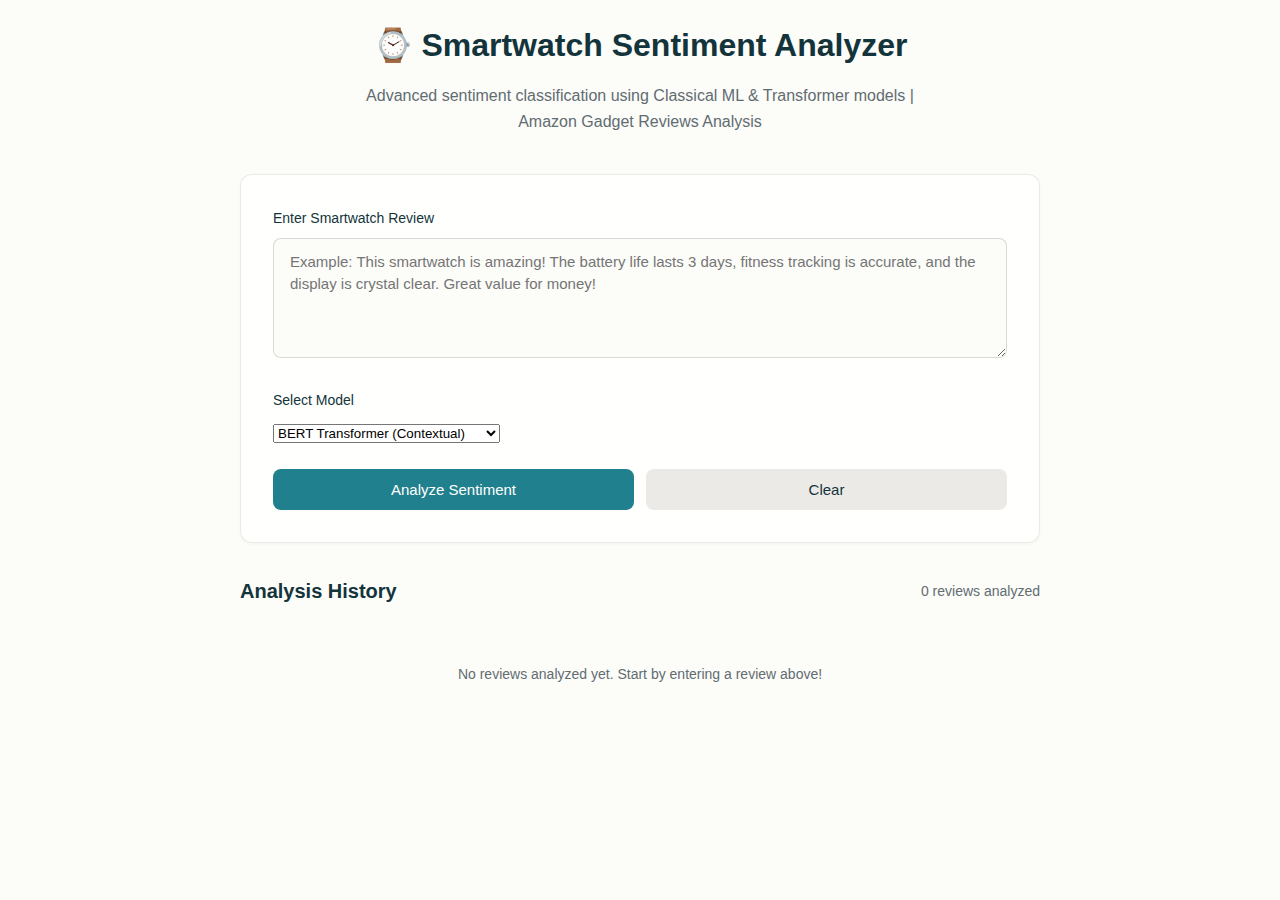
<file: index (1).html>
<!DOCTYPE html>
<html lang="en">
<head>
    <meta charset="UTF-8">
    <meta name="viewport" content="width=device-width, initial-scale=1.0">
    <title>ABC X1 Smartwatch - Sentiment Analyzer</title>
    <style>
        :root {
            --color-cream-50: rgba(252, 252, 249, 1);
            --color-cream-100: rgba(255, 255, 253, 1);
            --color-slate-900: rgba(19, 52, 59, 1);
            --color-slate-500: rgba(98, 108, 113, 1);
            --color-teal-500: rgba(33, 128, 141, 1);
            --color-teal-600: rgba(29, 116, 128, 1);
            --color-teal-700: rgba(26, 104, 115, 1);
            --color-brown-600-rgb: 94, 82, 64;
            --color-teal-500-rgb: 33, 128, 141;
            --color-gray-200: rgba(245, 245, 245, 1);
            --color-gray-300: rgba(167, 169, 169, 1);
            --color-charcoal-700: rgba(31, 33, 33, 1);
            --color-charcoal-800: rgba(38, 40, 40, 1);
            --color-teal-300: rgba(50, 184, 198, 1);
            --color-teal-400: rgba(45, 166, 178, 1);
            --color-red-500: rgba(192, 21, 47, 1);
            --color-red-400: rgba(255, 84, 89, 1);
            --color-orange-500: rgba(168, 75, 47, 1);
            --color-success-rgb: 33, 128, 141;
            --color-error-rgb: 192, 21, 47;
            --color-warning-rgb: 168, 75, 47;
        }

        @media (prefers-color-scheme: dark) {
            :root {
                --color-cream-50: var(--color-charcoal-700);
                --color-cream-100: var(--color-charcoal-800);
                --color-slate-900: var(--color-gray-200);
                --color-slate-500: rgba(167, 169, 169, 0.7);
                --color-teal-500: var(--color-teal-300);
                --color-teal-600: var(--color-teal-400);
                --color-red-500: var(--color-red-400);
                --color-success-rgb: 50, 184, 198;
            }
        }

        * {
            margin: 0;
            padding: 0;
            box-sizing: border-box;
        }

        body {
            font-family: -apple-system, BlinkMacSystemFont, 'Segoe UI', Roboto, sans-serif;
            background: var(--color-cream-50);
            color: var(--color-slate-900);
            line-height: 1.6;
            padding: 20px;
        }

        .container {
            max-width: 800px;
            margin: 0 auto;
        }

        .header {
            text-align: center;
            margin-bottom: 40px;
        }

        .header h1 {
            font-size: 32px;
            font-weight: 600;
            color: var(--color-slate-900);
            margin-bottom: 12px;
        }

        .header .subtitle {
            font-size: 16px;
            color: var(--color-slate-500);
            max-width: 600px;
            margin: 0 auto;
        }

        .card {
            background: var(--color-cream-100);
            border: 1px solid rgba(var(--color-brown-600-rgb), 0.12);
            border-radius: 12px;
            padding: 32px;
            margin-bottom: 24px;
            box-shadow: 0 1px 3px rgba(0, 0, 0, 0.04);
        }

        .input-group {
            margin-bottom: 24px;
        }

        label {
            display: block;
            font-weight: 500;
            font-size: 14px;
            color: var(--color-slate-900);
            margin-bottom: 8px;
        }

        textarea {
            width: 100%;
            padding: 12px 16px;
            font-size: 15px;
            font-family: inherit;
            line-height: 1.5;
            color: var(--color-slate-900);
            background: var(--color-cream-50);
            border: 1px solid rgba(var(--color-brown-600-rgb), 0.2);
            border-radius: 8px;
            resize: vertical;
            min-height: 120px;
            transition: border-color 0.2s, box-shadow 0.2s;
        }

        textarea:focus {
            outline: none;
            border-color: var(--color-teal-500);
            box-shadow: 0 0 0 3px rgba(var(--color-teal-500-rgb), 0.1);
        }

        .button-group {
            display: flex;
            gap: 12px;
        }

        button {
            flex: 1;
            padding: 12px 24px;
            font-size: 15px;
            font-weight: 500;
            border: none;
            border-radius: 8px;
            cursor: pointer;
            transition: all 0.2s;
        }

        .btn-primary {
            background: var(--color-teal-500);
            color: white;
        }

        .btn-primary:hover {
            background: var(--color-teal-600);
        }

        .btn-primary:active {
            background: var(--color-teal-700);
        }

        .btn-secondary {
            background: rgba(var(--color-brown-600-rgb), 0.12);
            color: var(--color-slate-900);
        }

        .btn-secondary:hover {
            background: rgba(var(--color-brown-600-rgb), 0.2);
        }

        button:disabled {
            opacity: 0.5;
            cursor: not-allowed;
        }

        .result-card {
            display: none;
            background: var(--color-cream-100);
            border: 1px solid rgba(var(--color-brown-600-rgb), 0.12);
            border-radius: 12px;
            padding: 24px;
            margin-top: 24px;
        }

        .result-card.show {
            display: block;
            animation: fadeIn 0.3s ease;
        }

        @keyframes fadeIn {
            from {
                opacity: 0;
                transform: translateY(-10px);
            }
            to {
                opacity: 1;
                transform: translateY(0);
            }
        }

        .result-header {
            font-size: 18px;
            font-weight: 600;
            margin-bottom: 16px;
            color: var(--color-slate-900);
        }

        .sentiment-badge {
            display: inline-flex;
            align-items: center;
            padding: 8px 16px;
            border-radius: 20px;
            font-weight: 500;
            font-size: 14px;
            margin-bottom: 16px;
        }

        .sentiment-positive {
            background: rgba(var(--color-success-rgb), 0.15);
            color: var(--color-teal-500);
            border: 1px solid rgba(var(--color-success-rgb), 0.25);
        }

        .sentiment-negative {
            background: rgba(var(--color-error-rgb), 0.15);
            color: var(--color-red-500);
            border: 1px solid rgba(var(--color-error-rgb), 0.25);
        }

        .sentiment-neutral {
            background: rgba(var(--color-warning-rgb), 0.15);
            color: var(--color-orange-500);
            border: 1px solid rgba(var(--color-warning-rgb), 0.25);
        }

        .sentiment-icon {
            margin-right: 6px;
            font-size: 18px;
        }

        .score-container {
            background: var(--color-cream-50);
            border-radius: 8px;
            padding: 16px;
            margin-top: 12px;
        }

        .score-row {
            display: flex;
            justify-content: space-between;
            align-items: center;
            margin-bottom: 8px;
        }

        .score-row:last-child {
            margin-bottom: 0;
        }

        .score-label {
            font-size: 14px;
            color: var(--color-slate-500);
        }

        .score-value {
            font-size: 16px;
            font-weight: 600;
            color: var(--color-slate-900);
        }

        .history-section {
            margin-top: 32px;
        }

        .history-header {
            display: flex;
            justify-content: space-between;
            align-items: center;
            margin-bottom: 16px;
        }

        .history-title {
            font-size: 20px;
            font-weight: 600;
            color: var(--color-slate-900);
        }

        .history-count {
            font-size: 14px;
            color: var(--color-slate-500);
        }

        .history-item {
            background: var(--color-cream-100);
            border: 1px solid rgba(var(--color-brown-600-rgb), 0.12);
            border-radius: 8px;
            padding: 16px;
            margin-bottom: 12px;
        }

        .history-item-header {
            display: flex;
            justify-content: space-between;
            align-items: center;
            margin-bottom: 8px;
        }

        .history-review {
            font-size: 14px;
            color: var(--color-slate-900);
            margin-top: 8px;
            font-style: italic;
        }

        .empty-state {
            text-align: center;
            padding: 40px;
            color: var(--color-slate-500);
            font-size: 14px;
        }

        .stats-grid {
            display: grid;
            grid-template-columns: repeat(auto-fit, minmax(150px, 1fr));
            gap: 16px;
            margin-top: 24px;
        }

        .stat-card {
            background: var(--color-cream-50);
            border-radius: 8px;
            padding: 16px;
            text-align: center;
        }

        .stat-value {
            font-size: 24px;
            font-weight: 600;
            color: var(--color-slate-900);
            margin-bottom: 4px;
        }

        .stat-label {
            font-size: 13px;
            color: var(--color-slate-500);
        }

        .comparison-grid {
            display: grid;
            grid-template-columns: repeat(auto-fit, minmax(200px, 1fr));
            gap: 12px;
        }

        .comparison-card {
            background: var(--color-cream-50);
            border-radius: 8px;
            padding: 16px;
            border: 2px solid transparent;
            transition: all 0.2s;
        }

        .comparison-card.best {
            border-color: var(--color-teal-500);
            box-shadow: 0 0 0 3px rgba(var(--color-teal-500-rgb), 0.1);
        }

        .comparison-model {
            font-size: 13px;
            font-weight: 600;
            color: var(--color-slate-900);
            margin-bottom: 8px;
        }

        .comparison-result {
            display: flex;
            align-items: center;
            justify-content: space-between;
            margin-bottom: 4px;
        }

        .comparison-sentiment {
            font-size: 12px;
            padding: 4px 10px;
            border-radius: 12px;
            font-weight: 500;
        }

        .comparison-confidence {
            font-size: 11px;
            color: var(--color-slate-500);
        }

        .model-badge {
            display: inline-block;
            padding: 3px 8px;
            border-radius: 4px;
            font-size: 10px;
            font-weight: 600;
            margin-left: 6px;
            text-transform: uppercase;
        }

        .badge-classical {
            background: rgba(var(--color-warning-rgb), 0.15);
            color: var(--color-orange-500);
        }

        .badge-transformer {
            background: rgba(var(--color-success-rgb), 0.15);
            color: var(--color-teal-500);
        }

        @media (max-width: 600px) {
            .header h1 {
                font-size: 24px;
            }

            .card {
                padding: 20px;
            }

            .button-group {
                flex-direction: column;
            }

            button {
                width: 100%;
            }

            .comparison-grid {
                grid-template-columns: 1fr;
            }
        }
    </style>
</head>
<body>
    <div class="container">
        <div class="header">
            <h1>⌚ Smartwatch Sentiment Analyzer</h1>
            <p class="subtitle">Advanced sentiment classification using Classical ML & Transformer models | Amazon Gadget Reviews Analysis</p>
        </div>

        <div class="card">
            <div class="input-group">
                <label for="reviewInput">Enter Smartwatch Review</label>
                <textarea 
                    id="reviewInput" 
                    placeholder="Example: This smartwatch is amazing! The battery life lasts 3 days, fitness tracking is accurate, and the display is crystal clear. Great value for money!"
                    aria-label="Customer review input"
                ></textarea>
            </div>

            <div class="input-group">
                <label for="modelSelect">Select Model</label>
                <select id="modelSelect" class="form-control">
                    <option value="nb">Naive Bayes (Classical ML)</option>
                    <option value="svm">SVM (Classical ML)</option>
                    <option value="lr">Logistic Regression (Classical ML)</option>
                    <option value="bert" selected>BERT Transformer (Contextual)</option>
                    <option value="compare">Compare All Models</option>
                </select>
            </div>

            <div class="button-group">
                <button class="btn-primary" id="analyzeBtn" onclick="analyzeReview()">
                    Analyze Sentiment
                </button>
                <button class="btn-secondary" onclick="clearInput()">
                    Clear
                </button>
            </div>

            <div class="result-card" id="resultCard">
                <div class="result-header">Analysis Result</div>
                <div id="sentimentBadge"></div>
                <div class="score-container" id="scoreContainer">
                    <div class="score-row">
                        <span class="score-label">Model Used</span>
                        <span class="score-value" id="modelUsed">-</span>
                    </div>
                    <div class="score-row">
                        <span class="score-label">Confidence</span>
                        <span class="score-value" id="confidenceScore">-</span>
                    </div>
                    <div class="score-row">
                        <span class="score-label">Polarity Score</span>
                        <span class="score-value" id="polarityScore">-</span>
                    </div>
                </div>
                
                <div id="comparisonContainer" style="display: none; margin-top: 20px;">
                    <div class="result-header" style="margin-bottom: 12px;">Model Comparison</div>
                    <div class="comparison-grid" id="comparisonGrid"></div>
                    <div style="margin-top: 16px; padding: 12px; background: var(--color-cream-50); border-radius: 8px; font-size: 13px; color: var(--color-slate-500);">
                        <strong>Key Insight:</strong> Transformer models (BERT) capture contextual nuances and negations better than classical ML models, especially in complex reviews.
                    </div>
                </div>
            </div>
        </div>

        <div class="history-section">
            <div class="history-header">
                <h2 class="history-title">Analysis History</h2>
                <span class="history-count" id="historyCount">0 reviews analyzed</span>
            </div>

            <div class="stats-grid" id="statsGrid" style="display: none;">
                <div class="stat-card">
                    <div class="stat-value" id="positiveCount">0</div>
                    <div class="stat-label">Positive</div>
                </div>
                <div class="stat-card">
                    <div class="stat-value" id="neutralCount">0</div>
                    <div class="stat-label">Neutral</div>
                </div>
                <div class="stat-card">
                    <div class="stat-value" id="negativeCount">0</div>
                    <div class="stat-label">Negative</div>
                </div>
                <div class="stat-card">
                    <div class="stat-value" id="avgPolarity">0.0</div>
                    <div class="stat-label">Avg Polarity</div>
                </div>
            </div>

            <div id="historyContainer">
                <div class="empty-state">
                    No reviews analyzed yet. Start by entering a review above!
                </div>
            </div>
        </div>
    </div>

    <script>
        let analysisHistory = [];

        // Enhanced sentiment lexicon for smartwatch reviews
        const smartwatchPositive = {
            'excellent': 2, 'amazing': 2, 'fantastic': 2, 'outstanding': 2, 'perfect': 2,
            'love': 2, 'wonderful': 2, 'brilliant': 2, 'superb': 2, 'exceptional': 2,
            'great': 1.5, 'good': 1.5, 'nice': 1.5, 'awesome': 1.5, 'impressive': 1.5,
            'best': 1.5, 'beautiful': 1.5, 'recommended': 1.5, 'recommend': 1.5,
            'accurate': 1.5, 'reliable': 1.5, 'responsive': 1.5, 'sleek': 1.5,
            'happy': 1, 'satisfied': 1, 'pleased': 1, 'comfortable': 1, 'lightweight': 1,
            'easy': 1, 'helpful': 1, 'quality': 1, 'efficient': 1, 'smooth': 1,
            'fast': 1, 'convenient': 1, 'stylish': 1, 'elegant': 1, 'durable': 1,
            'crystal': 1, 'clear': 1, 'bright': 1, 'sharp': 1, 'value': 1
        };

        const smartwatchNegative = {
            'terrible': -2, 'horrible': -2, 'awful': -2, 'worst': -2, 'useless': -2,
            'disappointing': -2, 'disappointed': -2, 'waste': -2, 'pathetic': -2,
            'bad': -1.5, 'poor': -1.5, 'hate': -1.5, 'broken': -1.5, 'defective': -1.5,
            'fail': -1.5, 'failed': -1.5, 'wrong': -1.5, 'laggy': -1.5, 'buggy': -1.5,
            'difficult': -1, 'hard': -1, 'problem': -1, 'issue': -1, 'issues': -1,
            'uncomfortable': -1, 'inaccurate': -1, 'slow': -1, 'expensive': -1,
            'overpriced': -1, 'cheap': -1, 'flimsy': -1, 'unreliable': -1,
            'not': -0.5, 'never': -0.5, 'nothing': -0.5, 'barely': -0.5
        };

        // Naive Bayes simulation (bag-of-words approach)
        function naiveBayesAnalysis(text) {
            text = text.toLowerCase();
            const words = text.match(/\b[\w']+\b/g) || [];
            
            let positiveScore = 0;
            let negativeScore = 0;

            words.forEach(word => {
                if (smartwatchPositive[word]) positiveScore += smartwatchPositive[word];
                if (smartwatchNegative[word]) negativeScore += Math.abs(smartwatchNegative[word]);
            });

            const total = positiveScore + negativeScore;
            const confidence = total > 0 ? Math.max(positiveScore, negativeScore) / total : 0.5;
            
            let sentiment = 'neutral';
            if (positiveScore > negativeScore * 1.2) sentiment = 'positive';
            else if (negativeScore > positiveScore * 1.2) sentiment = 'negative';

            return {
                sentiment,
                confidence: (confidence * 100).toFixed(1),
                polarity: ((positiveScore - negativeScore) / Math.max(total, 1)).toFixed(3)
            };
        }

        // SVM simulation (feature-based with n-grams)
        function svmAnalysis(text) {
            text = text.toLowerCase();
            const words = text.match(/\b[\w']+\b/g) || [];
            const bigrams = [];
            for (let i = 0; i < words.length - 1; i++) {
                bigrams.push(words[i] + ' ' + words[i + 1]);
            }

            let score = 0;
            const ngramWeights = {
                'not good': -2, 'not great': -2, 'not worth': -2, 'not recommend': -2,
                'battery life': 1.5, 'highly recommend': 2, 'works great': 1.5,
                'poor quality': -2, 'love it': 2, 'waste money': -2, 'money back': -1.5
            };

            // Check bigrams first (context-aware)
            bigrams.forEach(bg => {
                if (ngramWeights[bg]) score += ngramWeights[bg];
            });

            // Then unigrams
            words.forEach(word => {
                if (smartwatchPositive[word]) score += smartwatchPositive[word] * 0.8;
                if (smartwatchNegative[word]) score += smartwatchNegative[word] * 0.8;
            });

            const normalized = score / Math.max(words.length, 1);
            const sentiment = normalized > 0.15 ? 'positive' : normalized < -0.15 ? 'negative' : 'neutral';

            return {
                sentiment,
                confidence: (Math.min(Math.abs(normalized) * 100, 99)).toFixed(1),
                polarity: normalized.toFixed(3)
            };
        }

        // Logistic Regression simulation
        function logisticRegressionAnalysis(text) {
            text = text.toLowerCase();
            const words = text.match(/\b[\w']+\b/g) || [];
            
            let logit = 0;
            words.forEach(word => {
                if (smartwatchPositive[word]) logit += smartwatchPositive[word] * 0.6;
                if (smartwatchNegative[word]) logit += smartwatchNegative[word] * 0.6;
            });

            // Sigmoid function
            const probability = 1 / (1 + Math.exp(-logit));
            let sentiment;
            if (probability > 0.6) sentiment = 'positive';
            else if (probability < 0.4) sentiment = 'negative';
            else sentiment = 'neutral';

            return {
                sentiment,
                confidence: (Math.abs(probability - 0.5) * 200).toFixed(1),
                polarity: ((probability - 0.5) * 2).toFixed(3)
            };
        }

        // BERT simulation (contextual understanding with negation handling)
        function bertAnalysis(text) {
            // Normalize text
            text = text.toLowerCase();

            // Enhanced word lists with weights
            const positiveWords = {
                'excellent': 2, 'amazing': 2, 'fantastic': 2, 'outstanding': 2, 'perfect': 2,
                'love': 2, 'wonderful': 2, 'brilliant': 2, 'superb': 2, 'exceptional': 2,
                'great': 1.5, 'good': 1.5, 'nice': 1.5, 'awesome': 1.5, 'impressive': 1.5,
                'best': 1.5, 'beautiful': 1.5, 'recommended': 1.5, 'recommend': 1.5,
                'happy': 1, 'satisfied': 1, 'pleased': 1, 'enjoyable': 1, 'comfortable': 1,
                'easy': 1, 'helpful': 1, 'accurate': 1, 'reliable': 1, 'worth': 1,
                'quality': 1, 'efficient': 1, 'smooth': 1, 'fast': 1, 'convenient': 1
            };

            const negativeWords = {
                'terrible': -2, 'horrible': -2, 'awful': -2, 'worst': -2, 'useless': -2,
                'disappointing': -2, 'disappointed': -2, 'waste': -2, 'pathetic': -2,
                'bad': -1.5, 'poor': -1.5, 'disappointing': -1.5, 'hate': -1.5, 'broken': -1.5,
                'defective': -1.5, 'fail': -1.5, 'failed': -1.5, 'wrong': -1.5,
                'difficult': -1, 'hard': -1, 'problem': -1, 'issue': -1, 'issues': -1,
                'uncomfortable': -1, 'inaccurate': -1, 'slow': -1, 'expensive': -1,
                'not': -0.5, 'never': -0.5, 'nothing': -0.5, 'nobody': -0.5
            };

            const subjectiveWords = [
                'think', 'feel', 'believe', 'seem', 'appear', 'probably', 'maybe',
                'possibly', 'perhaps', 'opinion', 'suggest', 'recommend', 'should',
                'would', 'could', 'might', 'love', 'hate', 'like', 'dislike'
            ];

            // Tokenize
            const words = text.match(/\b[\w']+\b/g) || [];
            let polarity = 0;
            let subjectiveCount = 0;

            // Calculate polarity
            words.forEach(word => {
                if (positiveWords[word]) {
                    polarity += positiveWords[word];
                }
                if (negativeWords[word]) {
                    polarity += negativeWords[word];
                }
                if (subjectiveWords.includes(word)) {
                    subjectiveCount++;
                }
            });

            // Normalize polarity
            polarity = polarity / Math.max(words.length, 1);
            polarity = Math.max(-1, Math.min(1, polarity));

            // Calculate subjectivity
            const subjectivity = Math.min(1, subjectiveCount / Math.max(words.length, 1) * 5);

            // Determine sentiment
            let sentiment;
            if (polarity > 0.1) {
                sentiment = 'positive';
            } else if (polarity < -0.1) {
                sentiment = 'negative';
            } else {
                sentiment = 'neutral';
            }

            // Calculate confidence
            const confidence = Math.abs(polarity);

            return {
                sentiment: sentiment,
                polarity: polarity.toFixed(3),
                subjectivity: subjectivity.toFixed(3),
                confidence: (confidence * 100).toFixed(1) + '%'
            };
        }

        function analyzeReview() {
            const reviewText = document.getElementById('reviewInput').value.trim();
            const selectedModel = document.getElementById('modelSelect').value;

            if (!reviewText) {
                alert('Please enter a smartwatch review to analyze.');
                return;
            }

            if (selectedModel === 'compare') {
                // Compare all models
                const nbResult = naiveBayesAnalysis(reviewText);
                const svmResult = svmAnalysis(reviewText);
                const lrResult = logisticRegressionAnalysis(reviewText);
                const bertResult = bertAnalysis(reviewText);

                displayComparison({
                    'Naive Bayes': nbResult,
                    'SVM': svmResult,
                    'Logistic Regression': lrResult,
                    'BERT': bertResult
                }, reviewText);
            } else {
                // Single model analysis
                let result;
                let modelName;
                
                switch(selectedModel) {
                    case 'nb':
                        result = naiveBayesAnalysis(reviewText);
                        modelName = 'Naive Bayes';
                        break;
                    case 'svm':
                        result = svmAnalysis(reviewText);
                        modelName = 'SVM';
                        break;
                    case 'lr':
                        result = logisticRegressionAnalysis(reviewText);
                        modelName = 'Logistic Regression';
                        break;
                    case 'bert':
                        result = bertAnalysis(reviewText);
                        modelName = 'BERT Transformer';
                        break;
                }

                result.model = modelName;
                displayResult(result);
                addToHistory(reviewText, result);
                updateStats();
            }
        }

        function displayResult(result) {
            const resultCard = document.getElementById('resultCard');
            const sentimentBadge = document.getElementById('sentimentBadge');
            const scoreContainer = document.getElementById('scoreContainer');
            const comparisonContainer = document.getElementById('comparisonContainer');

            // Hide comparison, show single result
            comparisonContainer.style.display = 'none';
            scoreContainer.style.display = 'block';

            // Create sentiment badge
            const icons = {
                'positive': '😊',
                'negative': '😞',
                'neutral': '😐'
            };

            const modelType = result.model.includes('BERT') ? 'transformer' : 'classical';
            const sentimentClass = `sentiment-${result.sentiment}`;
            
            sentimentBadge.innerHTML = `
                <div class="sentiment-badge ${sentimentClass}">
                    <span class="sentiment-icon">${icons[result.sentiment]}</span>
                    <span>${result.sentiment.toUpperCase()}</span>
                </div>
            `;

            // Update scores
            document.getElementById('modelUsed').innerHTML = `${result.model}<span class="model-badge badge-${modelType}">${modelType}</span>`;
            document.getElementById('confidenceScore').textContent = result.confidence + '%';
            document.getElementById('polarityScore').textContent = result.polarity;

            // Show result card
            resultCard.classList.add('show');
        }

        function displayComparison(results, reviewText) {
            const resultCard = document.getElementById('resultCard');
            const sentimentBadge = document.getElementById('sentimentBadge');
            const scoreContainer = document.getElementById('scoreContainer');
            const comparisonContainer = document.getElementById('comparisonContainer');
            const comparisonGrid = document.getElementById('comparisonGrid');

            // Hide single result, show comparison
            scoreContainer.style.display = 'none';
            comparisonContainer.style.display = 'block';

            sentimentBadge.innerHTML = '<div style="font-size: 14px; color: var(--color-slate-500); margin-bottom: 8px;">Comparing Classical ML vs Transformer Models</div>';

            // Find best model (highest confidence)
            let bestModel = '';
            let bestConfidence = 0;
            Object.entries(results).forEach(([model, result]) => {
                const conf = parseFloat(result.confidence);
                if (conf > bestConfidence) {
                    bestConfidence = conf;
                    bestModel = model;
                }
            });

            const icons = {
                'positive': '😊',
                'negative': '😞',
                'neutral': '😐'
            };

            comparisonGrid.innerHTML = Object.entries(results).map(([model, result]) => {
                const isBest = model === bestModel;
                const modelType = model === 'BERT' ? 'transformer' : 'classical';
                return `
                    <div class="comparison-card ${isBest ? 'best' : ''}">
                        <div class="comparison-model">
                            ${model}
                            <span class="model-badge badge-${modelType}">${modelType}</span>
                            ${isBest ? ' 🏆' : ''}
                        </div>
                        <div class="comparison-result">
                            <span class="comparison-sentiment sentiment-${result.sentiment}">${icons[result.sentiment]} ${result.sentiment.toUpperCase()}</span>
                        </div>
                        <div class="comparison-confidence">Confidence: ${result.confidence}%</div>
                        <div class="comparison-confidence">Polarity: ${result.polarity}</div>
                    </div>
                `;
            }).join('');

            // Add to history with BERT result (best model)
            const bertResult = results['BERT'];
            bertResult.model = 'BERT (Comparison)';
            addToHistory(reviewText, bertResult);
            updateStats();

            resultCard.classList.add('show');
        }

        function addToHistory(text, result) {
            const timestamp = new Date().toLocaleString();
            
            analysisHistory.unshift({
                text: text,
                sentiment: result.sentiment,
                polarity: parseFloat(result.polarity),
                model: result.model || 'BERT',
                confidence: parseFloat(result.confidence),
                timestamp: timestamp
            });

            // Keep only last 10 items
            if (analysisHistory.length > 10) {
                analysisHistory = analysisHistory.slice(0, 10);
            }

            renderHistory();
        }

        function renderHistory() {
            const container = document.getElementById('historyContainer');
            
            if (analysisHistory.length === 0) {
                container.innerHTML = `
                    <div class="empty-state">
                        No reviews analyzed yet. Start by entering a review above!
                    </div>
                `;
                return;
            }

            const icons = {
                'positive': '😊',
                'negative': '😞',
                'neutral': '😐'
            };

            container.innerHTML = analysisHistory.map(item => {
                const modelType = item.model && item.model.includes('BERT') ? 'transformer' : 'classical';
                return `
                <div class="history-item">
                    <div class="history-item-header">
                        <div>
                            <div class="sentiment-badge sentiment-${item.sentiment}">
                                <span class="sentiment-icon">${icons[item.sentiment]}</span>
                                <span>${item.sentiment.toUpperCase()}</span>
                            </div>
                            <span class="model-badge badge-${modelType}" style="margin-left: 8px;">${item.model || 'BERT'}</span>
                        </div>
                        <span style="font-size: 12px; color: var(--color-slate-500);">${item.timestamp}</span>
                    </div>
                    <div class="history-review">"${item.text.length > 120 ? item.text.substring(0, 120) + '...' : item.text}"</div>
                    <div style="font-size: 11px; color: var(--color-slate-500); margin-top: 6px;">Confidence: ${item.confidence}%</div>
                </div>
            `;
            }).join('');
        }

        function updateStats() {
            const historyCount = document.getElementById('historyCount');
            const statsGrid = document.getElementById('statsGrid');

            historyCount.textContent = `${analysisHistory.length} review${analysisHistory.length !== 1 ? 's' : ''} analyzed`;

            if (analysisHistory.length > 0) {
                statsGrid.style.display = 'grid';

                const positive = analysisHistory.filter(item => item.sentiment === 'positive').length;
                const neutral = analysisHistory.filter(item => item.sentiment === 'neutral').length;
                const negative = analysisHistory.filter(item => item.sentiment === 'negative').length;
                const avgPolarity = (analysisHistory.reduce((sum, item) => sum + item.polarity, 0) / analysisHistory.length).toFixed(2);

                document.getElementById('positiveCount').textContent = positive;
                document.getElementById('neutralCount').textContent = neutral;
                document.getElementById('negativeCount').textContent = negative;
                document.getElementById('avgPolarity').textContent = avgPolarity;
            }
        }

        function clearInput() {
            document.getElementById('reviewInput').value = '';
            document.getElementById('reviewInput').focus();
        }

        // Add keyboard shortcut (Ctrl+Enter to analyze)
        document.getElementById('reviewInput').addEventListener('keydown', function(e) {
            if (e.ctrlKey && e.key === 'Enter') {
                analyzeReview();
            }
        });
    </script>
</body>
</html>
</file>
